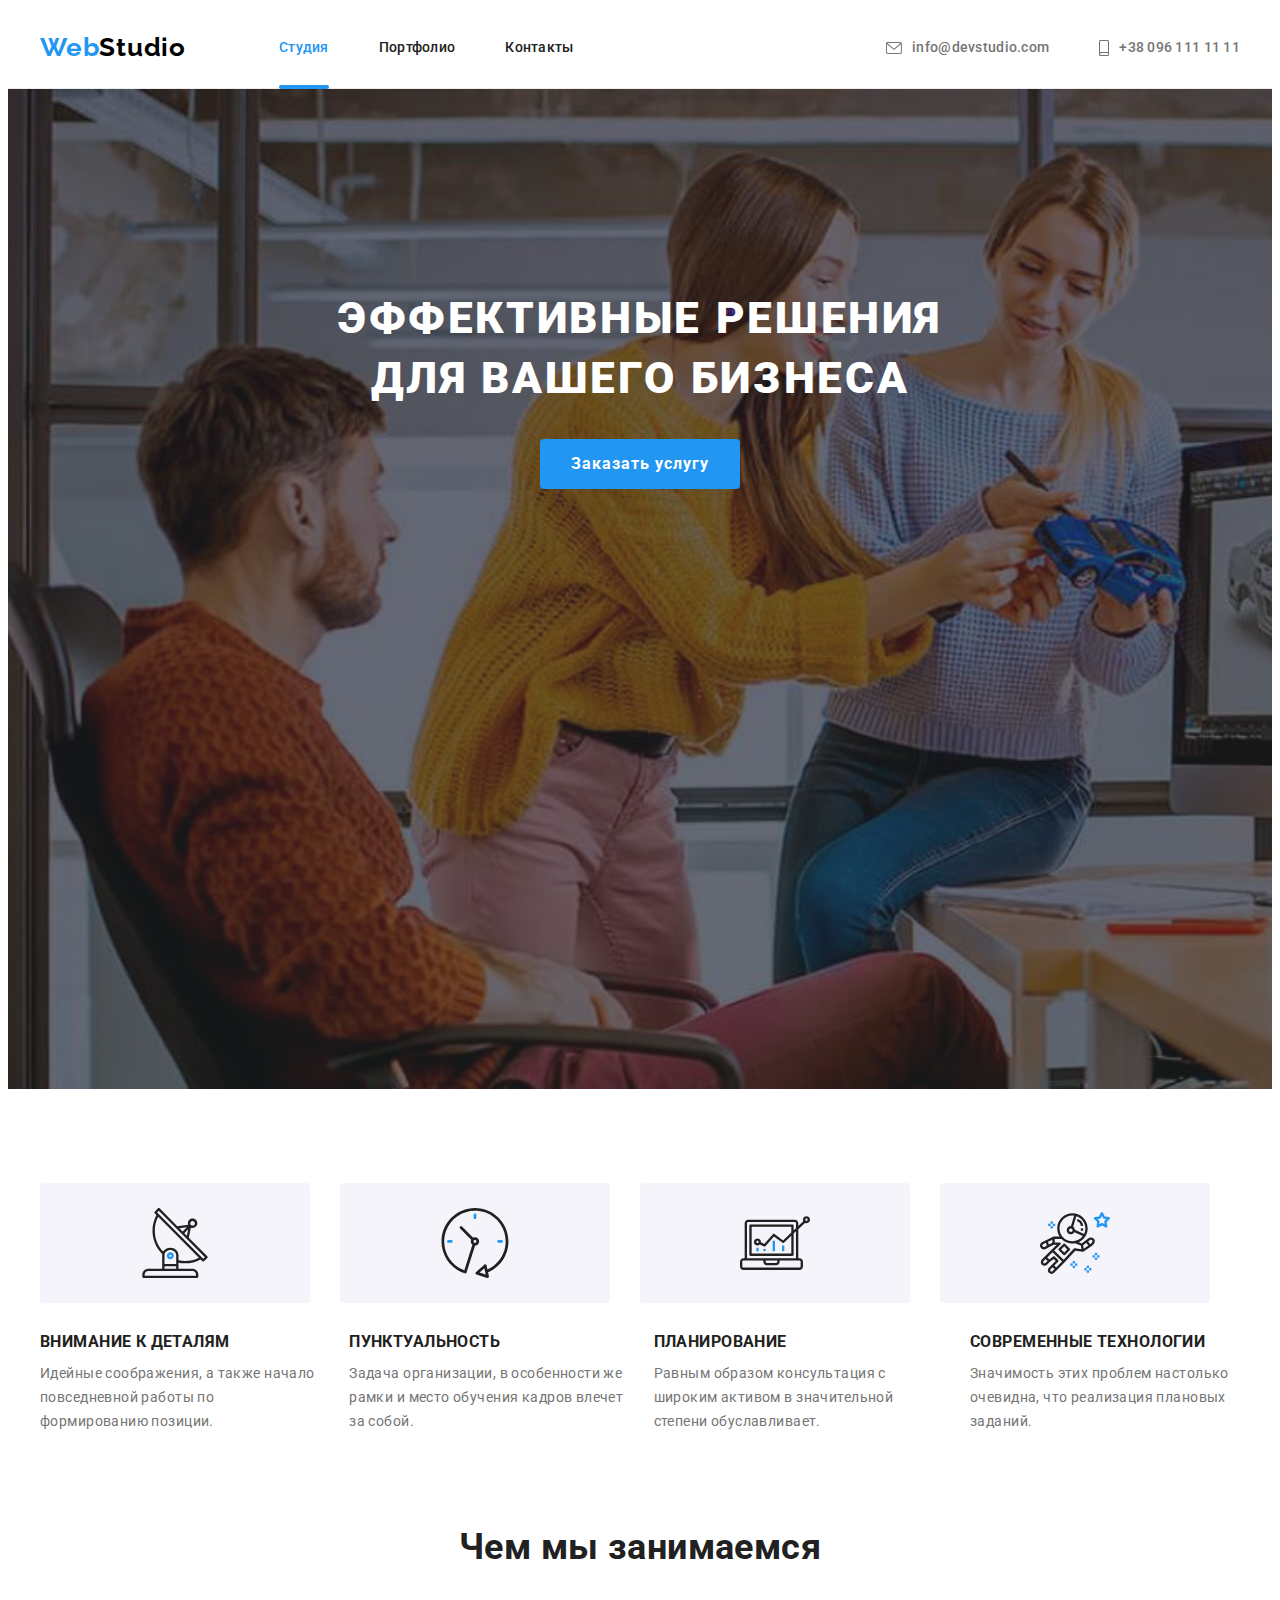
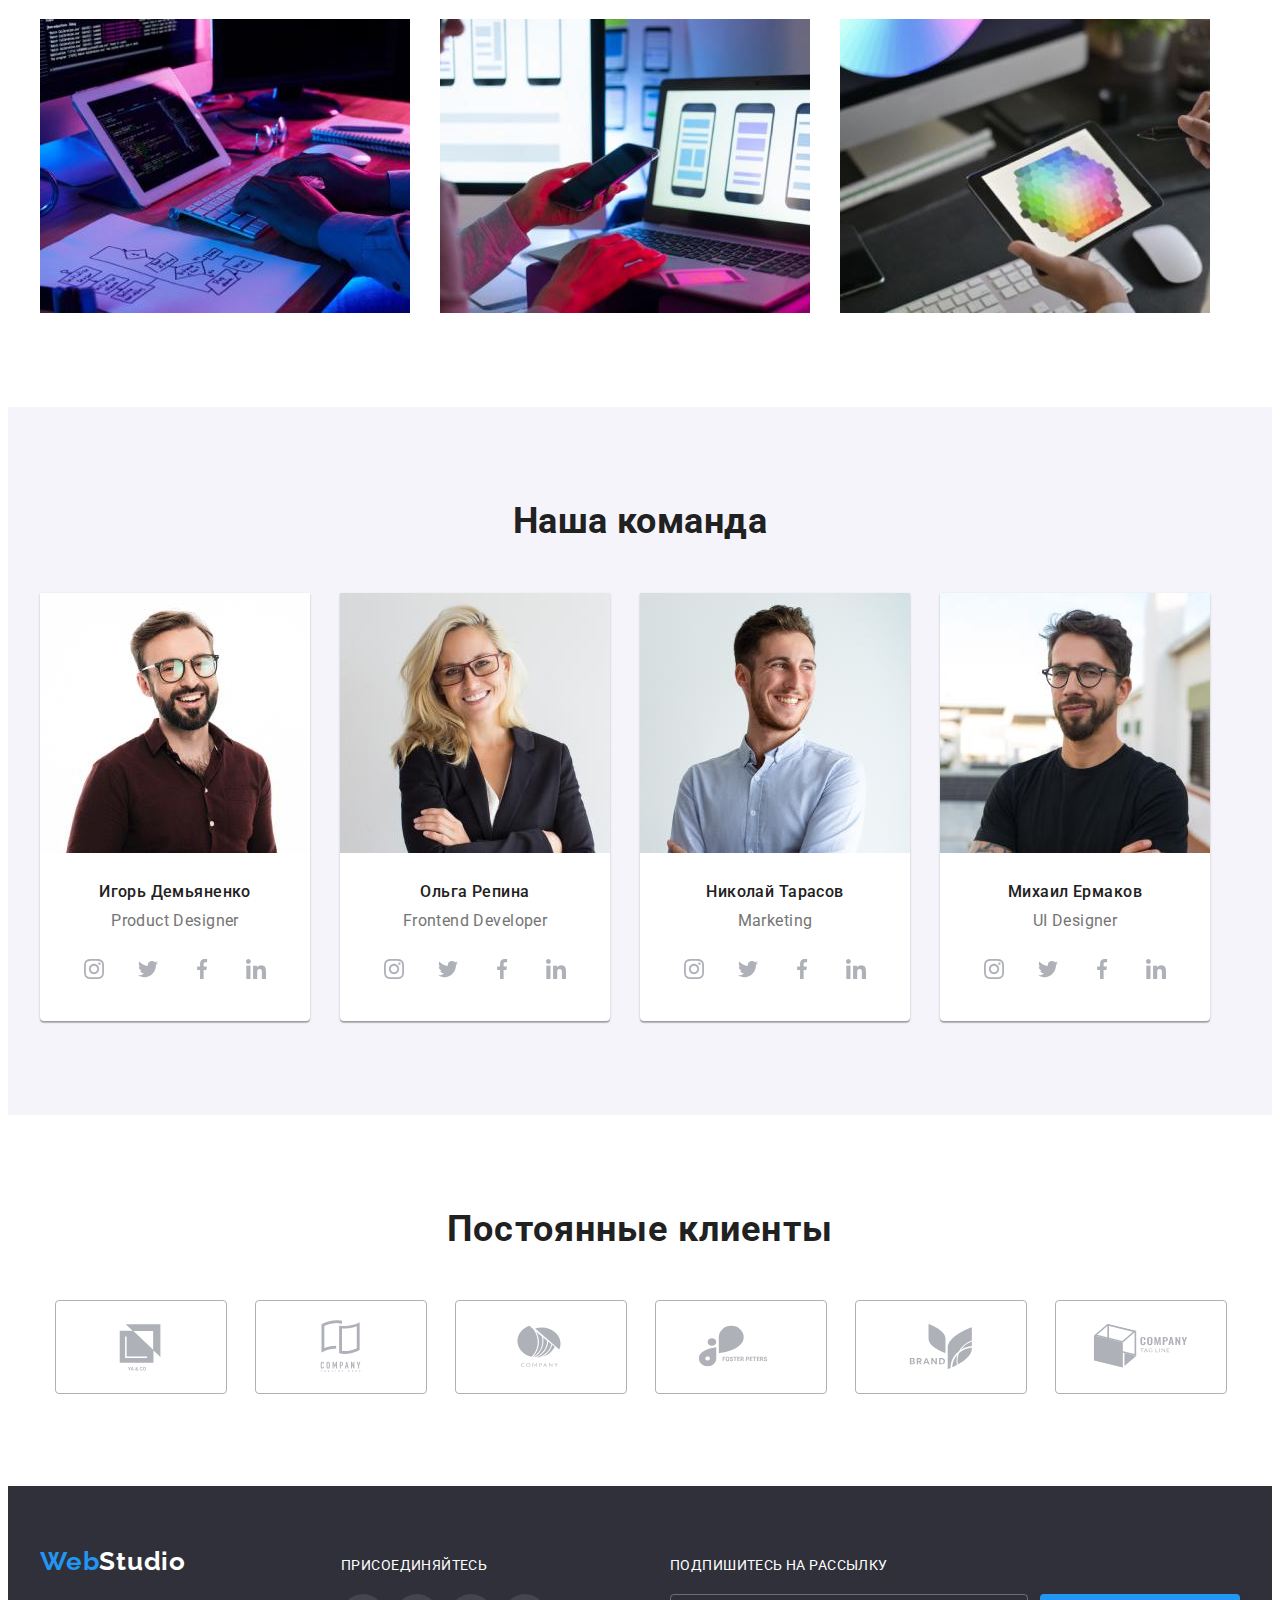
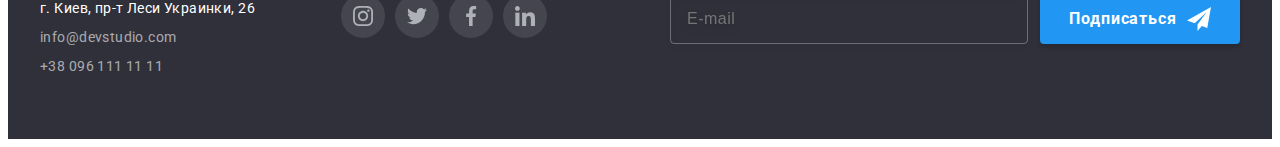
<file: index.html>
<!DOCTYPE html>
<html lang="ru">
<head>
    <meta charset="UTF-8">
    <meta http-equiv="X-UA-Compatible" content="IE=edge">
    <meta name="viewport" content="width=device-width, initial-scale=1.0">
    <title>Студия</title>
    <link rel="preconnect" href="https://fonts.googleapis.com">
    <link rel="preconnect" href="https://fonts.gstatic.com" crossorigin>
    <link href="https://fonts.googleapis.com/css2?family=Raleway:wght@700&family=Roboto:wght@400;500;700;900&display=swap" rel="stylesheet">    
    <link rel="stylesheet" href="https://cdnjs.cloudflare.com/ajax/libs/modern-normalize/1.1.0/modern-normalize.min.css" integrity="sha512-wpPYUAdjBVSE4KJnH1VR1HeZfpl1ub8YT/NKx4PuQ5NmX2tKuGu6U/JRp5y+Y8XG2tV+wKQpNHVUX03MfMFn9Q==" crossorigin="anonymous" referrerpolicy="no-referrer" />
    <link rel="stylesheet" href="./css/styles.css">
</head>
<body>
    <!-- header section -->
    <header class="header">
        <div class="container header-container">
            <!-- navigation -->
            <nav class="header-navigation">
                <!-- logo -->
                <a class="header-logo link" href="">Web<span class="header-logo-part">Studio</span></a>
                <ul class="header-list list">
                    <li class="header-item"><a class="header-item-link link current-page" href="./index.html">Студия</a></li>
                    <li class="header-item"><a class="header-item-link link" href="./portfolio.html">Портфолио</a></li>
                    <li class="header-item"><a class="header-item-link link" href="">Контакты</a></li>
                </ul>
            </nav>
            <!-- contacts -->
            <ul class="header-contacts-list list">
                <li class="header-contacts-item"><a class="header-contacts-link link" href="mailto:info@devstudio.com">
                    <svg class="header-contacts-icon" width="16" height="12">
                        <use href="images/icons.svg#icon-envelope">  
                        </use>
                    </svg>
                    info@devstudio.com</a></li>
                <li class="header-contacts-item"><a class="header-contacts-link link" href="tel:+380961111111">
                    <svg class="header-contacts-icon-smartphone" width="10" height="16">
                        <use href="images/icons.svg#icon-smartphone">  
                        </use>
                    </svg>
                    +38 096 111 11 11</a></li>
            </ul>
        </div> 
    </header>
         
    <!-- main section -->
    <main class="main">
        <section class="main-section">
            <div class="container">
                <h1 class="main-section-title">Эффективные решения<br>для вашего бизнеса</h1>
                <div class="main-button-container"><button type="button" class="main-section-button" data-modal-open>Заказать услугу</button>
                </div>
            </div>    
        </section>
        <!-- peculiarities section -->
        <section class="second-main section" >
            <div class="container">
                <h2 class="second-main-title">Особенности</h2>
                    <ul class="second-main-icons-list list">
                        <li class="second-main-icons-item">
                            <svg class="second-main-icons" width="70" height="70" >
                                <use href="./images/icons.svg#icon-antenna">
                                </use>
                            </svg>
                        </li>
                        <li class="second-main-icons-item">
                            <svg class="second-main-icons" width="70" height="70" >
                                <use href="./images/icons.svg#icon-clock">
                                </use>
                            </svg>

                        </li>
                        <li class="second-main-icons-item">
                            <svg class="second-main-icons" width="70" height="70" >
                                <use href="./images/icons.svg#icon-diagram">
                                </use>
                            </svg>

                        </li>
                        <li class="second-main-icons-item" >
                            <svg class="second-main-icons" width="70" height="70" >
                                <use href="./images/icons.svg#icon-astronaut">
                                </use>
                            </svg>

                        </li>
                    </ul>
                    
                    <ul class="second-main-list list">
                        <li class="second-main-item">
                            <h3 class="second-main-item-title">Внимание к деталям</h3>
                            <p class="second-main-item-text">Идейные соображения, а также начало повседневной работы по формированию позиции.</p>
                        </li>
                        <li class="second-main-item">
                            <h3 class="second-main-item-title">Пунктуальность</h3>
                            <p class="second-main-item-text">Задача организации, в особенности же рамки и место обучения кадров влечет за собой.</p>
                        </li>
                        <li class="second-main-item">
                            <h3 class="second-main-item-title">Планирование</h3>
                            <p class="second-main-item-text">Равным образом консультация с широким активом в значительной степени обуславливает.</p>
                        </li>
                        <li class="second-main-item">
                            <h3 class="second-main-item-title">Современные технологии</h3>
                            <p class="second-main-item-text">Значимость этих проблем настолько очевидна, что реализация плановых заданий.</p>
                        </li>
                    </ul>
            </div>
        </section>
        <!-- what are we doing -->
        <section class="third-main section">
            <div class="container">
                <h2 class="third-main-title">Чем мы занимаемся</h2>
                    <ul class="third-main-list list">
                        <li class="third-main-item"><img src="./images/img1.jpg" 
                                alt="разработка" 
                                width="370" 
                                height="294">
                        </li>
                        <li class="third-main-item"><img src="./images/img2.jpg" 
                                alt="адаптация" 
                                width="370" 
                                height="294">
                        </li>
                        <li class="third-main-item"><img src="./images/img3.jpg"  
                                alt="колористика"  
                                width="370" 
                                height="294">     
                        </li>
                    </ul>
            </div>
        </section>
        <!-- our team section -->
        <section class="main-team section">
            <div class="container">
                <h2 class="main-team-title">Наша команда</h2>
                <ul class="main-team-list list">
                    <li class="main-team-item"><img src="./images/team1.jpg" alt="участник команды 1" width="270" height="260">
                        <h3 class="main-team-item-title">Игорь Демьяненко</h3>
                        <p class="main-team-item-text" lang="en">Product Designer</p>
                        <ul class="main-team-social-list list">
                            <li class="main-team-social-item"> 
                                <a href="" class="main-team-social-link" > 
                                    <svg class="main-team-social-icon" width="20" height="20" >
                                        <use href="./images/icons.svg#icon-instagram">
                                        </use>
                                    </svg>
                                </a>
                            </li>
                            <li class="main-team-social-item"> 
                                <a href="" class="main-team-social-link" > 
                                    <svg class="main-team-social-icon" width="20" height="20" >
                                        <use href="./images/icons.svg#icon-twitter">
                                        </use>
                                    </svg>
                                </a>
                            </li>
                            <li class="main-team-social-item"> 
                                <a href="" class="main-team-social-link" > 
                                    <svg class="main-team-social-icon" width="20" height="20" >
                                        <use href="./images/icons.svg#icon-facebook">
                                        </use>
                                    </svg>
                                </a>
                            </li>
                            <li class="main-team-social-item"> 
                                <a href="" class="main-team-social-link" > 
                                    <svg class="main-team-social-icon" width="20" height="20" >
                                        <use href="./images/icons.svg#icon-linkedin">
                                        </use>
                                    </svg>
                                </a>
                            </li>
                        </ul>
                    </li>
                    <li class="main-team-item"><img src="./images/team2.jpg" alt="участник команды 2" width="270" height="260">
                        <h3 class="main-team-item-title">Ольга Репина</h3>
                        <p class="main-team-item-text" lang="en">Frontend Developer</p>
                        <ul class="main-team-social-list list">
                            <li class="main-team-social-item"> 
                                <a href="" class="main-team-social-link" > 
                                    <svg class="main-team-social-icon" width="20" height="20" >
                                        <use href="./images/icons.svg#icon-instagram">
                                        </use>
                                    </svg>
                                </a>
                            </li>
                            <li class="main-team-social-item"> 
                                <a href="" class="main-team-social-link" > 
                                    <svg class="main-team-social-icon" width="20" height="20" >
                                        <use href="./images/icons.svg#icon-twitter">
                                        </use>
                                    </svg>
                                </a>
                            </li>
                            <li class="main-team-social-item"> 
                                <a href="" class="main-team-social-link" > 
                                    <svg class="main-team-social-icon" width="20" height="20" >
                                        <use href="./images/icons.svg#icon-facebook">
                                        </use>
                                    </svg>
                                </a>
                            </li>
                            <li class="main-team-social-item"> 
                                <a href="" class="main-team-social-link" > 
                                    <svg class="main-team-social-icon" width="20" height="20" >
                                        <use href="./images/icons.svg#icon-linkedin">
                                        </use>
                                    </svg>
                                </a>
                            </li>
                        </ul>
                    </li>
                    <li class="main-team-item"><img src="./images/team3.jpg" alt="участник команды 3" width="270" height="260">
                        <h3 class="main-team-item-title">Николай Тарасов</h3>
                        <p class="main-team-item-text" lang="en">Marketing</p>
                        <ul class="main-team-social-list list">
                            <li class="main-team-social-item"> 
                                <a href="" class="main-team-social-link" > 
                                    <svg class="main-team-social-icon" width="20" height="20" >
                                        <use href="./images/icons.svg#icon-instagram">
                                        </use>
                                    </svg>
                                </a>
                            </li>
                            <li class="main-team-social-item"> 
                                <a href="" class="main-team-social-link" > 
                                    <svg class="main-team-social-icon" width="20" height="20" >
                                        <use href="./images/icons.svg#icon-twitter">
                                        </use>
                                    </svg>
                                </a>
                            </li>
                            <li class="main-team-social-item"> 
                                <a href="" class="main-team-social-link" > 
                                    <svg class="main-team-social-icon" width="20" height="20" >
                                        <use href="./images/icons.svg#icon-facebook">
                                        </use>
                                    </svg>
                                </a>
                            </li>
                            <li class="main-team-social-item"> 
                                <a href="" class="main-team-social-link" > 
                                    <svg class="main-team-social-icon" width="20" height="20" >
                                        <use href="./images/icons.svg#icon-linkedin">
                                        </use>
                                    </svg>
                                </a>
                            </li>
                        </ul>
                    </li>
                    <li class="main-team-item"><img src="./images/team4.jpg" alt="участник команды 4" width="270" height="260">
                        <h3 class="main-team-item-title">Михаил Ермаков</h3>
                        <p class="main-team-item-text" lang="en">UI Designer</p>
                        <ul class="main-team-social-list list">
                            <li class="main-team-social-item"> 
                                <a href="" class="main-team-social-link" > 
                                    <svg class="main-team-social-icon" width="20" height="20" >
                                        <use href="./images/icons.svg#icon-instagram">
                                        </use>
                                    </svg>
                                </a>
                            </li>
                            <li class="main-team-social-item"> 
                                <a href="" class="main-team-social-link" > 
                                    <svg class="main-team-social-icon" width="20" height="20" >
                                        <use href="./images/icons.svg#icon-twitter">
                                        </use>
                                    </svg>
                                </a>
                            </li>
                            <li class="main-team-social-item"> 
                                <a href="" class="main-team-social-link" > 
                                    <svg class="main-team-social-icon" width="20" height="20" >
                                        <use href="./images/icons.svg#icon-facebook">
                                        </use>
                                    </svg>
                                </a>
                            </li>
                            <li class="main-team-social-item"> 
                                <a href="" class="main-team-social-link" > 
                                    <svg class="main-team-social-icon" width="20" height="20" >
                                        <use href="./images/icons.svg#icon-linkedin">
                                        </use>
                                    </svg>
                                </a>
                            </li>
                        </ul>
                    </li>
                </ul>
            </div>
        </section>
       <section class="clients section">
            <div class="container">
                <h2 class="clients-title">Постоянные клиенты</h2>
                <ul class="clients-icons-list list">
                    <li class="clients-icons-item">
                        <a href="" class="clients-icons-link">
                           <svg class="clients-icons" >
                               <use href="./images/icons.svg#icon-client-1">

                               </use>
                           </svg> 
                        </a>
                    </li>
                    <li class="clients-icons-item">
                        <a href="" class="clients-icons-link">
                            <svg class="clients-icons" >
                                <use href="./images/icons.svg#icon-client-2">
 
                                </use>
                            </svg>
                        </a>
                    </li>
                    <li class="clients-icons-item">
                        <a href="" class="clients-icons-link">
                            <svg class="clients-icons" >
                                <use href="./images/icons.svg#icon-client-3">
 
                                </use>
                            </svg>
                        </a>
                    </li>
                    <li class="clients-icons-item">
                        <a href="" class="clients-icons-link">
                            <svg class="clients-icons" >
                                <use href="./images/icons.svg#icon-client-4">
 
                                </use>
                            </svg>
                        </a>
                    </li>
                    <li class="clients-icons-item">
                        <a href="" class="clients-icons-link">
                            <svg class="clients-icons" >
                                <use href="./images/icons.svg#icon-client-5">
 
                                </use>
                            </svg>
                        </a>
                    </li>
                    <li class="clients-icons-item">
                        <a href="" class="clients-icons-link">
                            <svg class="clients-icons" >
                                <use href="./images/icons.svg#icon-client-6">
 
                                </use>
                            </svg>
                        </a>
                    </li>
                </ul>
            
            </div>

        </section> 
    </main>

    <!-- footer section -->
    <footer class="footer">
        <div class="container footer-container">
            <!-- logo 2 -->
            <div class="footer-links">
            <a class="footer-logo link" href="">Web<span class="footer-logo-part">Studio</span></a>
            <!-- address -->
            <address class="footer-address">
            <ul class="footer-adress-list list">
                <li class="footer-address-item"><a class="footer-addres-link-add link" href="">г. Киев, пр-т Леси Украинки, 26</a></li>
                <li class="footer-address-item"><a class="footer-addres-link link" href="mailto:info@devstudio.com">info@devstudio.com</a></li>
                <li class="footer-address-item"><a class="footer-addres-link link" href="tel:+380961111111">+38 096 111 11 11</a></li>
            </ul>
            </address>
            </div>  
            <div class="footer-social">
                <p class="footer-social-text">Присоединяйтесь</p>
                <ul class="footer-social-list list">
                    <li class="footer-social-item"> 
                        <a href="" class="footer-social-link" > 
                            <svg class="footer-social-icon" width="20" height="20" >
                                <use href="./images/icons.svg#icon-instagram">
                                </use>
                            </svg>
                        </a>
                    </li>
                    <li class="footer-social-item"> 
                        <a href="" class="footer-social-link" > 
                            <svg class="footer-social-icon" width="20" height="20" >
                                <use href="./images/icons.svg#icon-twitter">
                                </use>
                            </svg>
                        </a>
                    </li>
                    <li class="footer-social-item"> 
                        <a href="" class="footer-social-link" > 
                            <svg class="footer-social-icon" width="20" height="20" >
                                <use href="./images/icons.svg#icon-facebook">
                                </use>
                            </svg>
                        </a>
                    </li>
                    <li class="footer-social-item"> 
                        <a href="" class="footer-social-link" > 
                            <svg class="footer-social-icon" width="20" height="20" >
                                <use href="./images/icons.svg#icon-linkedin">
                                </use>
                            </svg>
                        </a>
                    </li>
                </ul>
    
            </div>
            <div class="footer-form">
                <p class="footer-form-title">Подпишитесь на рассылку</p>
                <div class="footer-form-block">
                    <input type="email" name="email" id="mail" placeholder="E-mail" class="footer-input">
                    <button type="button" class="footer-form-button">Подписаться
                        <svg class="footer-icon-telegramm" width="24" height="24"> 
                            <use href="./images/icons.svg#icon-telegramm"></use>
                        </svg>
                    </button>
                 </div>
            </div>
        </div>
    </footer>

    <div class="backdrop is-hidden" data-modal>
        <div class="modal">
            <button type="button" class="modal-close-button" data-modal-close>
                <svg class="modal-close-icon" width="18" height="18"> 
                    <use href="./images/icons.svg#icon-close-cross"></use>
                </svg>
            </button>
            <form class="form">
                <p class="form-title">Оставьте свои данные, мы вам перезвоним</p>
                <div class="form-item">
                    <label for="name">Имя</label>
                    <input type="text" name="name" id="name" class="input-form" />
                    <span class="input-icon">
                        <svg class="" width="18" height="18"> 
                            <use href="./images/icons.svg#icon-name"></use>
                        </svg>
                    </span>
               </div>
                
                <div class="form-item">
                    <label for="tel">Телефон</label>
                    <input type="tel" name="tel" id="tel" class="input-form" />
                    <span class="input-icon">
                        <svg class="" width="18" height="18"> 
                            <use href="./images/icons.svg#icon-phone"></use>
                        </svg>
                    </span>
                </div>

                <div class="form-item">
                    <label for="email">Почта</label>
                    <input type="email" name="email" id="email" class="input-form" />
                    <span class="input-icon">
                        <svg class="" width="18" height="18"> 
                            <use href="./images/icons.svg#icon-mail"></use>
                        </svg>
                    </span>
                </div>

                <div class="form-item comment-block"> 
                    <label for="comment">Комментарий</label>
                    <textarea class="input-form" name="comment" id="comment" cols="30" rows="7" placeholder="Введите текст"></textarea>
                </div>

                <div class="form-checkbox">
                    <input class="checkbox-input" type="checkbox" name="policy" id="policy"/>
                    <label class="checkbox-lable" for="policy">Соглашаюсь с рассылкой и принимаю<a href="" class="form-policy-link">Условия договора</a></label>
                </div>

                <div class="form-button-container">
                    <button class="form-button" type="submit">Отправить</button>
                </div>
            </form>
        </div>
    </div>
    <script src="./js/modal.js"></script>
</body>
</html>
</file>
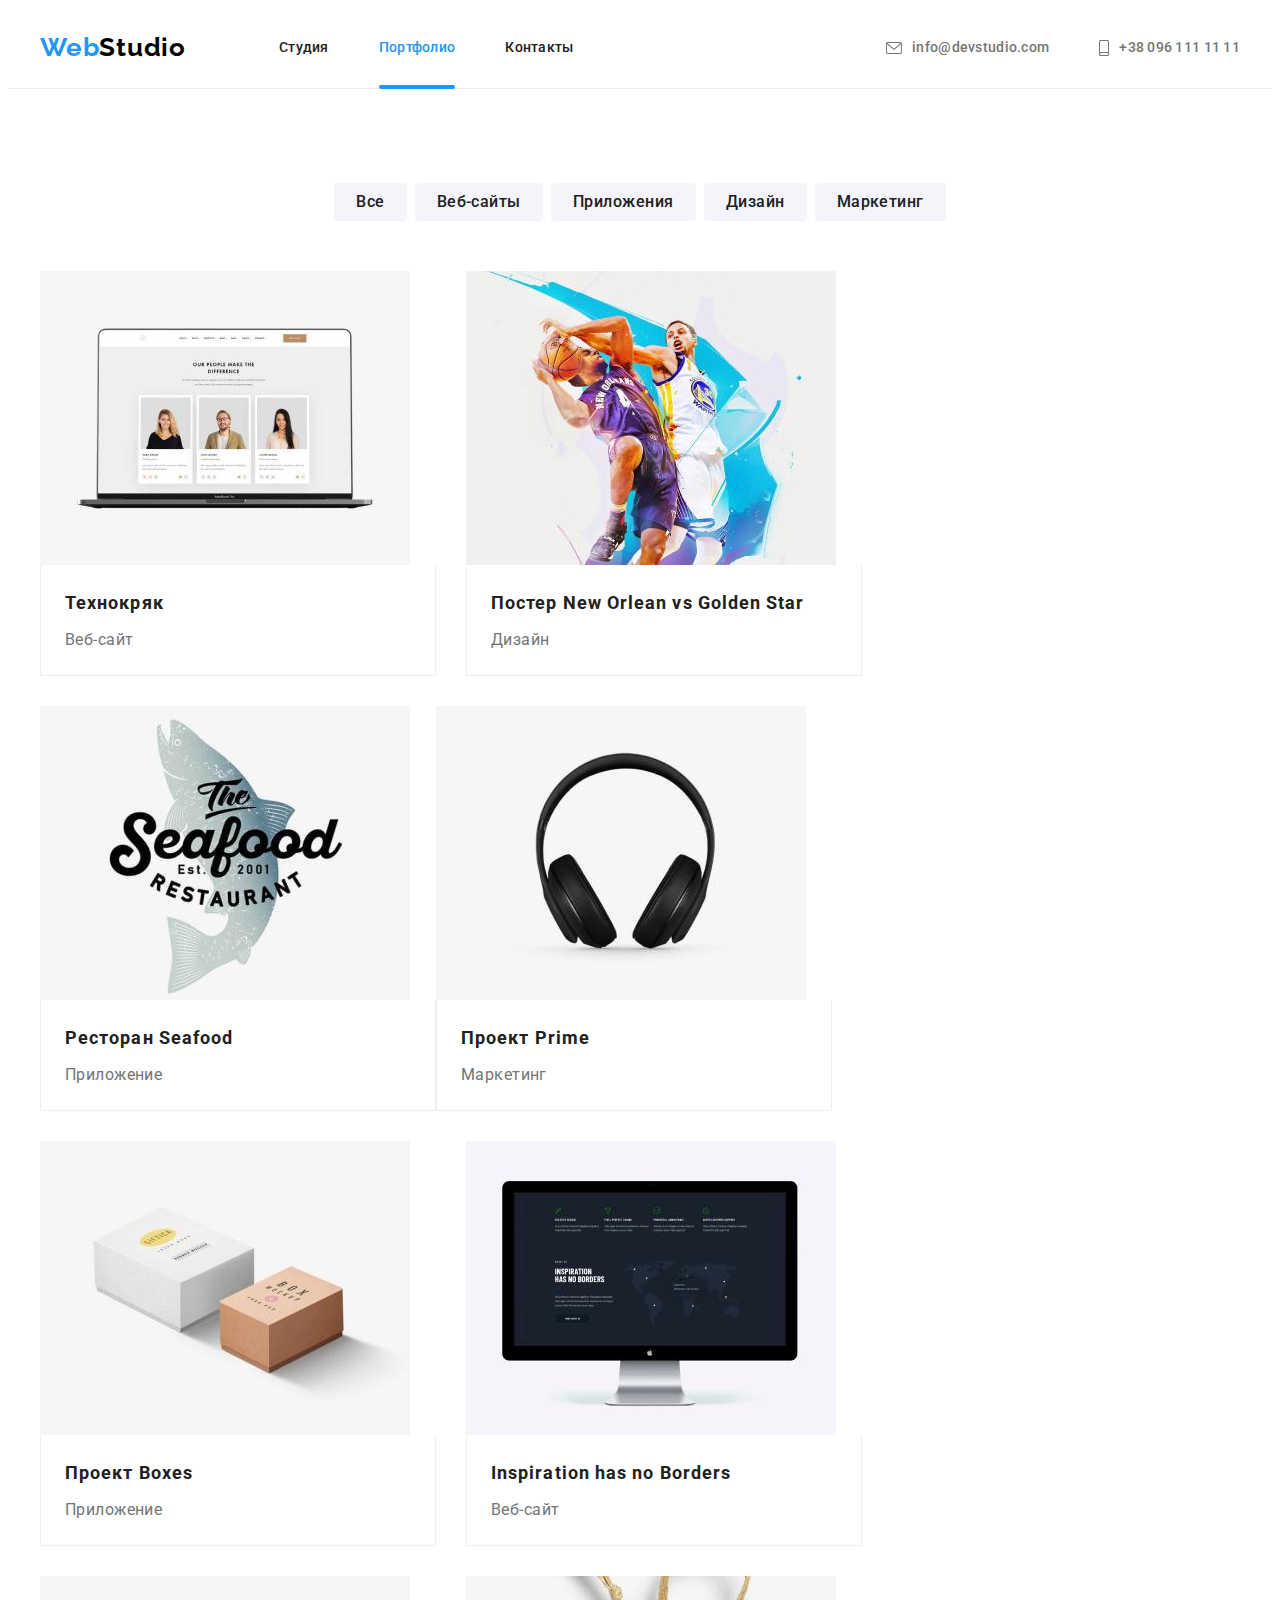
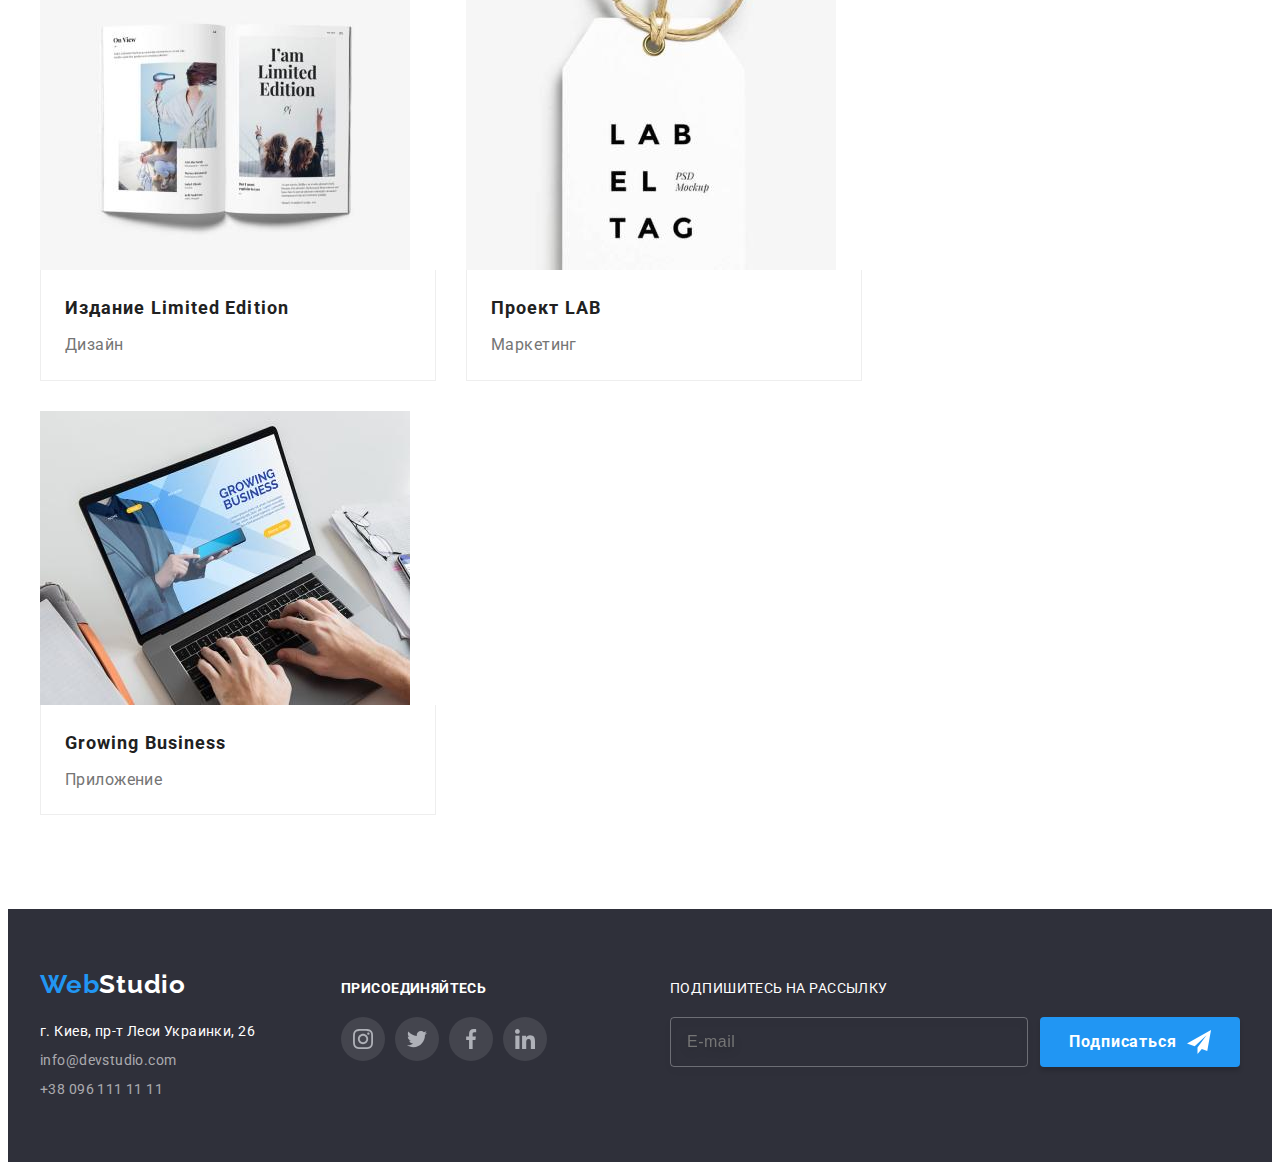
<file: portfolio.html>
<!DOCTYPE html>
<html lang="ru">
<head>
    <meta charset="UTF-8">
    <meta http-equiv="X-UA-Compatible" content="IE=edge">
    <meta name="viewport" content="width=device-width, initial-scale=1.0">
    <title>Портфолио</title>
    <link rel="preconnect" href="https://fonts.googleapis.com">
    <link rel="preconnect" href="https://fonts.gstatic.com" crossorigin>
    <link href="https://fonts.googleapis.com/css2?family=Raleway:wght@700&family=Roboto:wght@400;500;700;900&display=swap" rel="stylesheet">    
    <link rel="stylesheet" href="https://cdnjs.cloudflare.com/ajax/libs/modern-normalize/1.1.0/modern-normalize.min.css" integrity="sha512-wpPYUAdjBVSE4KJnH1VR1HeZfpl1ub8YT/NKx4PuQ5NmX2tKuGu6U/JRp5y+Y8XG2tV+wKQpNHVUX03MfMFn9Q==" crossorigin="anonymous" referrerpolicy="no-referrer" />
    <link rel="stylesheet" href="./css/styles.css">
</head>
<body>
    <!-- header section -->
    <header class="header">
        <div class="container header-container">
            <!-- navigation -->
            <nav class="header-navigation">
                <!-- logo -->
                <a class="header-logo link" href="">Web<span class="header-logo-part">Studio</span></a>
                <ul class="header-list list">
                    <li class="header-item"><a class="header-item-link link" href="./index.html">Студия</a></li>
                    <li class="header-item"><a class="header-item-link link current-page" href="./portfolio.html">Портфолио</a></li>
                    <li class="header-item"><a class="header-item-link link" href="">Контакты</a></li>
                </ul>
            </nav>
            <!-- contacts -->
            <ul class="header-contacts-list list">
                <li class="header-contacts-item"><a class="header-contacts-link link" href="mailto:info@devstudio.com">
                    <svg class="header-contacts-icon" width="16" height="12">
                        <use href="images/icons.svg#icon-envelope">  
                        </use>
                    </svg>
                    info@devstudio.com</a></li>
                <li class="header-contacts-item"><a class="header-contacts-link link" href="tel:+380961111111">
                    <svg class="header-contacts-icon-smartphone" width="10" height="16">
                        <use href="images/icons.svg#icon-smartphone">  
                        </use>
                    </svg>
                    +38 096 111 11 11</a></li>
            </ul>
        </div> 
    </header>
    <!-- main section -->
    <main class="main-portfolio">
        <section class="main-section-portfolio section">
            <div class="container">
                <h1 class="main-section-portfolio-title">Projects</h1>
                
                    <!-- filter -->
                    <ul class="main-portfolio-filter-list list">
                        <li class="main-portfolio-filter-item"><button class="main-portfolio-filter-item-button" type="button">Все</button></li>
                        <li class="main-portfolio-filter-item"><button class="main-portfolio-filter-item-button" type="button">Веб-сайты</button></li>
                        <li class="main-portfolio-filter-item"><button class="main-portfolio-filter-item-button" type="button">Приложения</button></li>
                        <li class="main-portfolio-filter-item"><button class="main-portfolio-filter-item-button" type="button">Дизайн</button></li>
                        <li class="main-portfolio-filter-item"><button class="main-portfolio-filter-item-button" type="button">Маркетинг</button></li>
                    </ul>
                    <!-- projects section -->
                    <ul class="potfolio-projects-list list">
                        <li class="potfolio-projects-item"> 
                            <a class="link portfolio-link-img" href="">
                                <div class="portfolio-overlay">
                                    <img class="img" src="./images/project1.jpg" alt="project-img-1" width="370" height="294">
                                    <div class="overlay-block"> 
                                        <p class="overlay-text">Технокряк это современная площадка распространения коронавируса. Компании используют эту платформу для цифрового шпионажа и атак на защищённые сервера конкурентов.</p>    
                                    </div>
                                </div>
                                <div class="projects-main-text"> 
                                    <h2 class="potfolio-projects-item-title">Технокряк</h2>
                                    <p class="potfolio-projects-item-text">Веб-сайт</p>
                                </div>
                            </a> 
                        </li>
                        <li class="potfolio-projects-item"> 
                            <a class="link portfolio-link-img" href="">
                                <div class="portfolio-overlay">
                                    <img class="img" src="./images/project2.jpg" alt="project-img-2" width="370" height="294">
                                    <div class="overlay-block"> 
                                        <p class="overlay-text">Lorem ipsum dolor sit amet consectetur adipisicing elit. Vero, quos.</p>    
                                    </div>
                                </div>
                                <div class="projects-main-text">
                                    <h2 class="potfolio-projects-item-title">Постер New Orlean vs Golden Star</h2>
                                    <p class="potfolio-projects-item-text">Дизайн</p>  
                                </div> 
                            </a> 
                        </li>
                        <li class="potfolio-projects-item"> 
                            <a class="link portfolio-link-img" href="">
                                <div class="portfolio-overlay">
                                    <img class="img" src="./images/project3.jpg" alt="project-img-3" width="370" height="294">
                                    <div class="overlay-block"> 
                                        <p class="overlay-text">Lorem ipsum, dolor sit amet consectetur adipisicing elit. Eos reprehenderit in itaque voluptate omnis!</p>    
                                    </div>
                                </div>
                                <div class="projects-main-text"> 
                                    <h2 class="potfolio-projects-item-title">Ресторан Seafood</h2>
                                    <p class="potfolio-projects-item-text">Приложение</p>
                                </div>
                            </a> 
                        </li>
                        <li class="potfolio-projects-item"> 
                            <a class="link portfolio-link-img" href="">
                                <div class="portfolio-overlay">
                                    <img class="img" src="./images/project4.jpg" alt="project-img-4" width="370" height="294">
                                    <div class="overlay-block"> 
                                        <p class="overlay-text">Lorem ipsum dolor, sit amet consectetur adipisicing elit. Incidunt.</p>    
                                    </div>
                                </div>
                                <div class="projects-main-text"> 
                                    <h2 class="potfolio-projects-item-title">Проект Prime</h2>
                                    <p class="potfolio-projects-item-text">Маркетинг</p>
                                </div>
                            </a> 
                        </li>
                        <li class="potfolio-projects-item"> 
                            <a class="link portfolio-link-img" href="">
                                <div class="portfolio-overlay">
                                    <img class="img" src="./images/project5.jpg" alt="project-img-5" width="370" height="294">
                                    <div class="overlay-block"> 
                                        <p class="overlay-text">Lorem ipsum dolor, sit amet consectetur adipisicing elit. Incidunt.</p>    
                                    </div>
                                </div>
                                <div class="projects-main-text">
                                    <h2 class="potfolio-projects-item-title">Проект Boxes</h2>
                                    <p class="potfolio-projects-item-text">Приложение</p>
                                </div> 
                            </a> 
                        </li>
                        <li class="potfolio-projects-item"> 
                            <a class="link portfolio-link-img" href="">
                                <div class="portfolio-overlay">
                                    <img class="img" src="./images/project6.jpg" alt="project-img-6" width="370" height="294">
                                    <div class="overlay-block"> 
                                        <p class="overlay-text">Lorem ipsum dolor, sit amet consectetur adipisicing elit. Incidunt.</p>    
                                    </div>
                                </div>
                                <div class="projects-main-text"> 
                                    <h2 class="potfolio-projects-item-title">Inspiration has no Borders</h2>
                                    <p class="potfolio-projects-item-text">Веб-сайт</p>
                                </div>
                            </a> 
                        </li>
                        <li class="potfolio-projects-item"> 
                            <a class="link portfolio-link-img" href="">
                                <div class="portfolio-overlay">
                                    <img class="img" src="./images/project7.jpg" alt="project-img-7" width="370" height="294">
                                    <div class="overlay-block"> 
                                        <p class="overlay-text">Lorem ipsum dolor, sit amet consectetur adipisicing elit. Incidunt.</p>    
                                    </div>
                                </div>
                                <div class="projects-main-text"> 
                                    <h2 class="potfolio-projects-item-title">Издание Limited Edition</h2>
                                    <p class="potfolio-projects-item-text">Дизайн</p>
                                </div>
                            </a> 
                        </li>
                        <li class="potfolio-projects-item"> 
                            <a class="link portfolio-link-img" href="">
                                <div class="portfolio-overlay">
                                    <img class="img" src="./images/project8.jpg" alt="project-img-8" width="370" height="294">
                                    <div class="overlay-block"> 
                                        <p class="overlay-text">Lorem ipsum dolor, sit amet consectetur adipisicing elit. Incidunt.</p>    
                                    </div>
                                </div>
                                <div class="projects-main-text"> 
                                    <h2 class="potfolio-projects-item-title">Проект LAB</h2>
                                    <p class="potfolio-projects-item-text">Маркетинг</p>
                                </div>
                            </a> 
                        </li>
                        <li class="potfolio-projects-item"> 
                            <a class="link portfolio-link-img" href="">
                                <div class="portfolio-overlay">
                                    <img class="img" src="./images/project9.jpg" alt="project-img-9" width="370" height="294">
                                    <div class="overlay-block"> 
                                        <p class="overlay-text">Lorem ipsum dolor, sit amet consectetur adipisicing elit. Incidunt.</p>    
                                    </div>
                                </div>
                                <div class="projects-main-text"> 
                                    <h2 class="potfolio-projects-item-title">Growing Business</h2>
                                    <p class="potfolio-projects-item-text">Приложение</p>
                                </div>  
                            </a> 
                        </li>
                    </ul>
            </div>
        </section>
    </main>
    <!-- footer section -->
    <footer class="footer">
        <div class="container footer-container">
            <!-- logo 2 -->
            <div class="footer-links">
            <a class="footer-logo link" href="">Web<span class="footer-logo-part">Studio</span></a>
            <!-- address -->
            <address class="footer-address">
            <ul class="footer-adress-list list">
                <li class="footer-address-item"><a class="footer-addres-link-add link" href="">г. Киев, пр-т Леси Украинки, 26</a></li>
                <li class="footer-address-item"><a class="footer-addres-link link" href="mailto:info@devstudio.com">info@devstudio.com</a></li>
                <li class="footer-address-item"><a class="footer-addres-link link" href="tel:+380961111111">+38 096 111 11 11</a></li>
            </ul>
            </address>
            </div>  
            <div class="footer-social">
                <h4 class="footer-social-text">Присоединяйтесь</h4>
                <ul class="footer-social-list list">
                    <li class="footer-social-item"> 
                        <a href="" class="footer-social-link" > 
                            <svg class="footer-social-icon" width="20" height="20" >
                                <use href="./images/icons.svg#icon-instagram">
                                </use>
                            </svg>
                        </a>
                    </li>
                    <li class="footer-social-item"> 
                        <a href="" class="footer-social-link" > 
                            <svg class="footer-social-icon" width="20" height="20" >
                                <use href="./images/icons.svg#icon-twitter">
                                </use>
                            </svg>
                        </a>
                    </li>
                    <li class="footer-social-item"> 
                        <a href="" class="footer-social-link" > 
                            <svg class="footer-social-icon" width="20" height="20" >
                                <use href="./images/icons.svg#icon-facebook">
                                </use>
                            </svg>
                        </a>
                    </li>
                    <li class="footer-social-item"> 
                        <a href="" class="footer-social-link" > 
                            <svg class="footer-social-icon" width="20" height="20" >
                                <use href="./images/icons.svg#icon-linkedin">
                                </use>
                            </svg>
                        </a>
                    </li>
                </ul>
            </div>
            <div class="footer-form">
                <p class="footer-form-title">Подпишитесь на рассылку</p>
                <div class="footer-form-block">
                    <input type="email" name="email" id="mail" placeholder="E-mail" class="footer-input">
                    <button type="button" class="footer-form-button">Подписаться
                        <svg class="footer-icon-telegramm" width="24" height="24"> 
                            <use href="./images/icons.svg#icon-telegramm"></use>
                        </svg>
                    </button>
                 </div>
            </div>
        </div>
    </footer>
</body>
</html>
</file>
<file: css/styles.css>
:root {
    --main-color: #212121;
    --header-nav-hover-color: #2196F3;
    --main-title-color: #FFFFFF; 
    --regular-text-colour: #757575;
    --main-background: #2F303A;
    --second-background: #F5F4FA;
    --footer-contacts:rgba(255, 255, 255, 0.6);
    }

p, h1, h2, h3, h4, h5, h6 {
    margin: 0;
    }
ul {
    margin: 0;
    padding: 0;
}

img {
    display: block;
    max-width: 100%;
}

.container {
    width: 1200px;
    padding-left: 15px;
    padding-right: 15px;
    margin: 0 auto;
}

/* Header box */

.header-logo {
    margin-right: 93px;
    padding-top: 24px;
    padding-bottom: 25px;
    display: inline-block;
}
.header-list {
    display: flex;
}
.header-item-link {
    padding-top: 32px;
    padding-bottom: 32px;
    display: inline-block;
}
.header-item:not(:last-child){
    margin-right: 50px;
}
.header-contacts-list {
    display: flex;
    margin-left: auto;
}
.header-contacts-item{
    display: flex;
}
.header-contacts-icon{
    width: 16px;
    height: 12px;
    margin-right: 10px;
}
.header-contacts-icon-smartphone {
    width: 10px;
    height: 16px;
    margin-right: 10px;
}
.header-contacts-item:not(:last-child) {
    margin-right: 50px; 
}
.header {
    border-bottom-width: 1px;
    border-bottom-style: solid;
    border-bottom-color: #ECECEC;
}
.header-navigation {
    display: flex;
    align-items: center;
}
.header-container {
    display: flex;
} 

.header-contacts-link {
    padding-top: 32px;
    padding-bottom: 32px;
    display: flex;
    align-items: center;
}
.section {
    padding-top: 94px;
    padding-bottom: 94px;
}
.header-contacts-item {
    display: flex;
}
/* main box */
.main-section {
    padding-top: 200px;
    padding-bottom: 200px;
}

.main-section-title {
    margin-bottom: 30px;
}
.main-button-container {
    display: flex;
    justify-content: center;  
}

/* peculiarities section box */
.second-main {
    padding-bottom: 0px;
}
.second-main-list {
    display: flex;
}    
.second-main-item-title {
    margin-bottom: 10px;
    width: 270px;
}
.second-main-item:not(:last-child) {
    margin-right: 30px;
}
.second-main-icons-list {
    display: flex;
    margin-bottom: 30px;
}
.second-main-icons-item {
    background-color: #F5F4FA;
    width: 270px;
    height: 120px;
    border-radius: 4px;
    display: flex;
    justify-content: center;
    align-items: center;
}
.second-main-icons-item + .second-main-icons-item {
    margin-left: 30px;
}


/*  what are we doing box */

.third-main-list {
    display: flex;
}
.third-main-item:not(:last-child) {
    margin-right: 30px;
}
.third-main-title {
    margin-bottom: 50px;
}

/* our team section box */

.main-team-title {
    margin-bottom: 50px;
}
.main-team-list {
    display: flex;
}
.main-team-item:not(:last-child) {
    margin-right: 30px;
}
.main-team-item-title {
    display: flex;
    justify-content: center;
    margin: 30px 0 10px 0;
}
.main-team-item-text {
    display: flex;
    justify-content: center;
    margin-bottom: 16px;
}

/* footer box */
.footer {
    padding-top: 60px;
    padding-bottom: 60px;
} 
.footer-container {
    display: flex;
}
.footer-links {
    margin-right: 86px;
}
.footer-logo {
    display: block;
}
.footer-address {
    margin-top: 20px;
} 
.footer-addres-link-add {
    display: block;
}
.footer-addres-link {
    display: block;
}

.footer-address-item:not(:last-child) {
    margin-bottom: 5px;
    
}




/* portfolio filter box */

.main-portfolio-filter-list {
    display: flex;
    justify-content: center;
}
.main-portfolio-filter-item {
    display: flex;
}
.main-portfolio-filter-item:not(:last-child) {
    margin-right: 8px;
}
/* Portfolio items box */

.potfolio-projects-list {
    display: flex;
    flex-wrap: wrap;
    margin-top: 50px;
    margin-right: -30px;
    margin-bottom: -30px;
}
.potfolio-projects-item {
    flex-basis: calc(100%/3 - 30px);
    margin-right: 30px;
    margin-bottom: 30px;
}

.potfolio-projects-item:nth-child(3n) {
    margin-right: 0;
}
.projects-main-text {
    border: 1px solid #EEEEEE;
    border-top: none;
    width: 370px;
    padding-top: 20px;
    padding-left: 24px;
    padding-bottom: 20px;
    
}
.potfolio-projects-item-text {
    margin-top: 4px;
} 


body {
    font-family: Roboto , sans-serif;
    background-color: #fff;
    color: var(--main-color);
    letter-spacing: 0.03em;
    font-size: 14px;
}


.list {
    list-style: none;
}
.link {
    text-decoration: none;
}

/* header logo */
.header-logo {
font-family: Raleway;
font-style: normal;
font-weight: bold;
font-size: 26px;
line-height: 1.19;
letter-spacing: 0.03em;
color: #2196F3;
}
.header-logo-part {
    color: #000000;
}

/* header nav list */

.header-item-link {
font-weight: 500;
line-height: 1.14;
letter-spacing: 0.02em;
color: var(--main-color);
transition: color 250ms cubic-bezier(0.4, 0, 0.2, 1);
}
.header-item-link:hover,
.header-item-link:focus {
    color: var(--header-nav-hover-color);
}
.current-page {
    color: var(--header-nav-hover-color);
    position: relative;
}
.current-page::after {
    content: '';
    display: block;
    position: absolute;
    bottom: -1px;
    width: 100%;
    height: 4px;
    border-radius: 2px;
    background-color: var(--header-nav-hover-color);
}


/* header contacts */

.header-contacts-link {
    font-weight: 500;
    line-height: 1.14 ;
    letter-spacing: 0.02em;
    color: var(--regular-text-colour);
    transition: color 250ms cubic-bezier(0.4, 0, 0.2, 1);
}
.header-contacts-icon-smartphone,
.header-contacts-icon {
    fill: currentColor;
} 

.header-contacts-link:hover,
.header-contacts-link:focus {
    color: var(--header-nav-hover-color);
}
/* main section */
.main-section-portfolio-title {
    display: none;
}
.main-section {
    background-color:#C4C4C4;
    background-image: linear-gradient(
        rgba(47, 48, 58, 0.4),
        rgba(47, 57, 58, 0.4)), 
    url(../images/main-bg.jpg);
    background-repeat: no-repeat;
    max-width: 1600px;
    margin: 0 auto;
    height: 600px;
    background-size: cover;

}
.main-section-title{
    font-weight: 900;
    font-size: 44px;
    line-height: 1.36;
    text-align: center;
    letter-spacing: 0.06em;
    text-transform: uppercase;
    color: var(--main-title-color)
}
.main-section-button {
    font-family: Roboto;
    font-style: normal;
    font-weight: bold;
    font-size: 16px;
    line-height: 1.87;
    display: flex;
    align-items: center;
    text-align: center;
    justify-content: center;
    letter-spacing: 0.06em;
    color: var(--main-title-color);
    background-color: var(--header-nav-hover-color);
    cursor: pointer;
    height: 50px;
    width: 200px;
    border: none;
    border-radius: 4px;
}
/* second main */
.second-main-title {
    display: none;
}
.second-main-item-title {
    line-height: 1.14;
    text-transform: uppercase;
    color: var(--main-color);
}
.second-main-item-text {
    line-height: 1.71;
    color: var(--regular-text-colour); 
}
/* third main */
.third-main-title {

    font-size: 36px;
    line-height: 1.16;
    text-align: center;
    color: var(--main-color);
}
/* main team */
.main-team {
    background-color: var(--second-background);
}
.main-team-title {
    font-size: 36px;
    line-height: 1.16;
    text-align: center;
    color: var(--main-color);
}
.main-team-item {
    background-color: var(--main-title-color);
    box-shadow: 0px 1px 3px rgba(0, 0, 0, 0.12), 
                0px 1px 1px rgba(0, 0, 0, 0.14), 
                0px 2px 1px rgba(0, 0, 0, 0.2);
    border-radius: 0px 0px 4px 4px;
}
.main-team-item-title {
    font-weight: 500;
    font-size: 16px;
    line-height: 1.18;
    color: var(--main-color);
}
.main-team-item-text {
    font-size: 16px;
    line-height: 1.18;
    color: var(--regular-text-colour)
}

/* Team social */

.main-team-social-list {
    display: flex;
    justify-content: center;
    padding-bottom: 30px;
}

.main-team-social-item {
    width: 44px;
    height: 44px;
    
}
.main-team-social-item + .main-team-social-item {
    margin-left: 10px;
}
.main-team-social-link {
    width: 100%;
    height: 100%;
    display: flex;
    background-color: #FFFFFF;
    border-radius: 50%;
    align-items: center;
    justify-content: center;
    color: #AFB1B8;
    transition: background-color 250ms cubic-bezier(0.4, 0, 0.2, 1),
                color 250ms cubic-bezier(0.4, 0, 0.2, 1);   
}
.main-team-social-icon {
    fill: currentColor;
}
.main-team-social-link:hover,
.main-team-social-link:focus{
    background-color: #2196F3; 
    color: #FFFFFF;
}
/* Footer */
.footer {
    background-color: var(--main-background);
}
/* footer logo */
.footer-logo {
    font-family: Raleway;
    font-style: normal;
    font-weight: bold;
    font-size: 26px;
    line-height: 1.19;
    letter-spacing: 0.03em;
    color: #2196F3;
}
.footer-logo-part {
    color: #fff;
}
.footer-addres-link-add {
    font-style: normal;
    line-height: 1.71;
    letter-spacing: 0.03em;
    color: #FFFFFF;
}
.footer-addres-link {
    font-style: normal;
    line-height: 1.71;
    letter-spacing: 0.03em;
    color: var(--footer-contacts);
    transition: color 250ms cubic-bezier(0.4, 0, 0.2, 1);
}
.footer-addres-link:hover,
.footer-addres-link:focus {
    color: #fff;
}
/* prtfolio filters */
.main-portfolio-filter-item-button {
    font-family: Roboto;
    font-weight: 500;
    font-size: 16px;
    line-height: 1.62;
    text-align: center;
    letter-spacing: 0.03em;
    color: var(--main-color);
    background-color: var(--second-background);
    border: none;
    border-radius: 4px;
    cursor: pointer;
    padding: 6px 22px 6px 22px; 
    transition: color 250ms cubic-bezier(0.4, 0, 0.2, 1),
                background-color 250ms cubic-bezier(0.4, 0, 0.2, 1),
                box-shadow 250ms cubic-bezier(0.4, 0, 0.2, 1) ;
}
.main-portfolio-filter-item-button:hover,
.main-portfolio-filter-item-button:focus {
    background-color: var(--header-nav-hover-color);
    color: var(--main-title-color);
    box-shadow: 0px 3px 1px rgba(0, 0, 0, 0.1), 
                0px 1px 2px rgba(0, 0, 0, 0.08), 
                0px 2px 2px rgba(0, 0, 0, 0.12);
}
/* projects portfolio */

.potfolio-projects-item {
    background: var(--main-title-color);
    box-sizing: border-box;
    transition: box-shadow 250ms cubic-bezier(0.4, 0, 0.2, 1);
}
.potfolio-projects-item:hover,
.potfolio-projects-item:focus {
    box-shadow: 0px 1px 1px rgba(0, 0, 0, 0.12), 
                0px 4px 4px rgba(0, 0, 0, 0.06), 
                1px 4px 6px rgba(0, 0, 0, 0.16);    
}

.potfolio-projects-item-title {
    font-size: 18px;
    line-height: 2;
    letter-spacing: 0.06em;
    color: var(--main-color);
}
.potfolio-projects-item-text {
    font-size: 16px;
    line-height: 1.87;
    color: var(--regular-text-colour);
}

/* overlay portfolio */
.portfolio-overlay {
    position: relative;
    overflow: hidden;
}



.overlay-block {
    display: block;
    position: absolute;
    top: 0px;
    left: 0px;
    width: 100%;
    height: 100%;
    background-color: rgba(33, 150, 243, 0.9);
    
    transform: translateY(100%);
    transition: transform 250ms cubic-bezier(0.4, 0, 0.2, 1);
}

.potfolio-projects-item:hover .overlay-block {
    transform: translateY(0);
}

.overlay-text {
    position: absolute;
    top: 50%;
    left: 50%;
    transform: translate(-50%,-50%);
    font-size: 18px;
    line-height: 1.55;
    letter-spacing: 0.03em;
    color: var(--main-title-color);
    width: 322px;
    opacity: 0;
    
}
.potfolio-projects-item:hover .overlay-text{
    opacity: 1;
}




.footer-container {
    display: flex;
    align-items: baseline;
}

.footer-social {
    background-color: transparent;
}
.footer-social-text {
    font-size: 14px;
    line-height: 1.14;
    letter-spacing: 0.03em;
    text-transform: uppercase;
    color: #FFFFFF;
    margin-bottom: 20px;
}

.footer-social-list {
    display: flex;
    justify-content: start;
}

.footer-social-item {
    width: 44px;
    height: 44px;
    
}
.footer-social-item + .footer-social-item {
    margin-left: 10px;
}
.footer-social-link {
    width: 100%;
    height: 100%;
    display: flex;
    background-color: rgba(255, 255, 255, 0.1);
    border-radius: 50%;
    align-items: center;
    justify-content: center;
    color: #AFB1B8;   
    transition: color 250ms cubic-bezier(0.4, 0, 0.2, 1),
                background-color 250ms cubic-bezier(0.4, 0, 0.2, 1);
}
.footer-social-icon {
    fill: currentColor;
}
.footer-social-link:hover,
.footer-social-link:focus{
    background-color: #2196F3; 
    color: #FFFFFF;
}

/* footer form */
.footer-form {
    margin-left: auto;
}

.footer-form-title {
    font-size: 14px;
    line-height: 1.14;
    letter-spacing: 0.03em;
    text-transform: uppercase;
    color: #FFFFFF;
    margin-bottom: 20px;
}

.footer-form input {
    width: 358px;
    height: 50px;
    border: 1px solid rgba(255, 255, 255, 0.3);
    box-sizing: border-box;
    filter: drop-shadow(0px 4px 4px rgba(0, 0, 0, 0.15));
    border-radius: 4px;
    background-color: transparent;
    font-size: 16px;
    line-height: 1.25;
    letter-spacing: 0.03em;
    color: rgba(255, 255, 255, 0.6);
}

.footer-form-button {
    font-family: Roboto;
    font-style: normal;
    font-weight: bold;
    font-size: 16px;
    line-height: 1.87;
    display: flex;
    align-items: center;
    text-align: center;
    justify-content: center;
    letter-spacing: 0.06em;
    color: var(--main-title-color);
    background-color: var(--header-nav-hover-color);
    cursor: pointer;
    height: 50px;
    width: 200px;
    border: none;
    border-radius: 4px;
    box-shadow: 0px 4px 4px rgba(0, 0, 0, 0.15);
    margin-left: 12px;
}

.footer-icon-telegramm{
    margin-left: 10px;
}

.footer-form-block {
    display: flex;
}
.footer-input {
    padding-left: 16px;
    font-size: 16px;
}



/* clients section */
.clients-title {
    font-size: 36px;
    line-height: 1.16;
    text-align: center;
    letter-spacing: 0.03em;
    margin-bottom: 50px;
}
.clients-icons-list {
    display: flex;
    justify-content: center;
}
.clients-icons-item {
    width: 170px;
    height: 92px;
}
.clients-icons-item + .clients-icons-item {
    margin-left: 30px;
}
.clients-icons-link {
    width: 100%;
    height: 100%;
    display: flex;
    justify-content: center;
    align-items: center;
    border: 1px solid #AFB1B8;
    border-radius: 4px;
    color: #AFB1B8;
}
.clients-icons{
    width: 106px;
    height: 60px;
    fill: currentColor;
    transition: color 250ms cubic-bezier(0.4, 0, 0.2, 1),
                border 250ms cubic-bezier(0.4, 0, 0.2, 1);
}
.clients-icons-link:hover,
.clients-icons-link:focus {
    color: #2196F3;
    border: 1px solid #2196F3;
}

/* modal */
.backdrop {
    position: fixed;
    top: 0px;
    left: 0px;
    width: 100%;
    height: 100%;
    background-color: rgba(0, 0, 0, 0.2);
    opacity: 1;
    transition: opacity 250ms cubic-bezier(0.4, 0, 0.2, 1);
} 

.backdrop.is-hidden {
    opacity: 0;
    pointer-events: none;
}

.backdrop.is-hidden .modal {
    transform: translate(-50%, -50%) scale(0.8);
}

.modal {
    position: absolute;
    top: 50%;
    left: 50%;
    transform: translate(-50%, -50%) scale(1);
    transition: transform 250ms cubic-bezier(0.4, 0, 0.2, 1);
    padding: 40px;
    width: 528px;
    background-color: #fff;
    box-shadow: 0px 1px 3px rgba(0, 0, 0, 0.12), 0px 1px 1px rgba(0, 0, 0, 0.14), 0px 2px 1px rgba(0, 0, 0, 0.2);
    border-radius: 4px;
}

.modal-close-button {
    display: flex;
    justify-content: center;
    align-items: center;
    width: 30px;
    height: 30px;
    border-radius: 50%;
    background-color: #fff;
    border: 1px solid rgba(0, 0, 0, 0.1);
    padding: 0px;
    position: absolute;
    top: 8px;
    right: 8px;
}
.modal-close-icon{
    width: 18px;
    height: 18px;
    fill: currentColor;
}
.modal-close-icon:hover,
.modal-close-icon:focus {
    color: #2196F3;
}

/* Modal form */

textarea {
    resize: none;
    
}

.form {
    width: 100%;
    height: 100%;
    background-color: #fff;
}

.form-item {
    display: flex;
    flex-direction: column;
    margin-bottom: 10px; 
    position: relative;
      
}

.form-item input {
    padding-top: 10px;
    padding-bottom: 10px;
    padding-left: 42px;
    border: 1px solid rgba(33, 33, 33, 0.2);
    box-sizing: border-box;
    border-radius: 4px;
    font-size: 16px;
    cursor: pointer;
    transition: outline 250ms cubic-bezier(0.4, 0, 0.2, 1);
}
.form-item textarea {
    padding: 11px 16px;
    border: 1px solid rgba(33, 33, 33, 0.2);
    box-sizing: border-box;
    border-radius: 4px;
    font-size: 12px;
    cursor: pointer;
    transition: outline 250ms cubic-bezier(0.4, 0, 0.2, 1);
}

.comment-block {
    margin-bottom: 0;
}

.form-item label {
    color: #757575;
    font-size: 12px;
    line-height: 1.16;
    letter-spacing: 0.01em;
    padding-bottom: 4px;
    cursor: pointer;
}

.form-title{
    font-size: 20px;
    line-height: 1.15;
    text-align: center;
    letter-spacing: 0.03em;
    color: var(--main-color);
    margin-bottom: 12px;
}
.form-checkbox {
    display: flex;
    justify-content: center;
    align-items: center;
    margin-top: 20px;
    margin-bottom: 30px;
}
.form-checkbox label {
    font-size: 14px;
    line-height: 1.71;
    letter-spacing: 0.03em;
    color: var(--regular-text-colour);
    margin-left: 8px;
}
.form-policy-link {
    color: var(--header-nav-hover-color);
}


.form-button-container {
    display: flex; 
    justify-content: center;
}

.form-button {
    font-family: Roboto;
    font-style: normal;
    font-weight: bold;
    font-size: 16px;
    line-height: 1.87;
    display: flex;
    align-items: center;
    text-align: center;
    justify-content: center;
    letter-spacing: 0.06em;
    color: var(--main-title-color);
    background-color: var(--header-nav-hover-color);
    cursor: pointer;
    height: 50px;
    width: 200px;
    border: none;
    border-radius: 4px;
    box-shadow: 0px 4px 4px rgba(0, 0, 0, 0.15);
}
.input-icon {
    position: absolute;
    top: 50%;
    left: 15px;
    display: flex;
    justify-content: center;
    align-items: center;
    width: 18px;
    height: 18px;
    fill: currentColor;
    transition: color 250ms cubic-bezier(0.4, 0, 0.2, 1);
}

.input-form:focus {
    outline: 1px solid #2196F3;
}

.form-item:focus-within {
    color: #2196F3;
}

.checkbox-input {
    -webkit-appearance: none;
    -moz-appearance: none;
    appearance: none;
    position: absolute;
}

.checkbox-lable {
    display: flex;
    align-items: center;
}

.checkbox-lable::before {
    content: "";
    width: 16px;
    height: 15px;
    background-image: url(../images/svg/not-check.svg);
    margin-right: 8px;

}

.checkbox-input:checked ~ .checkbox-lable::before {
    background-image: url(../images/svg/icon-check.svg);
    outline: none;
}
</file>
